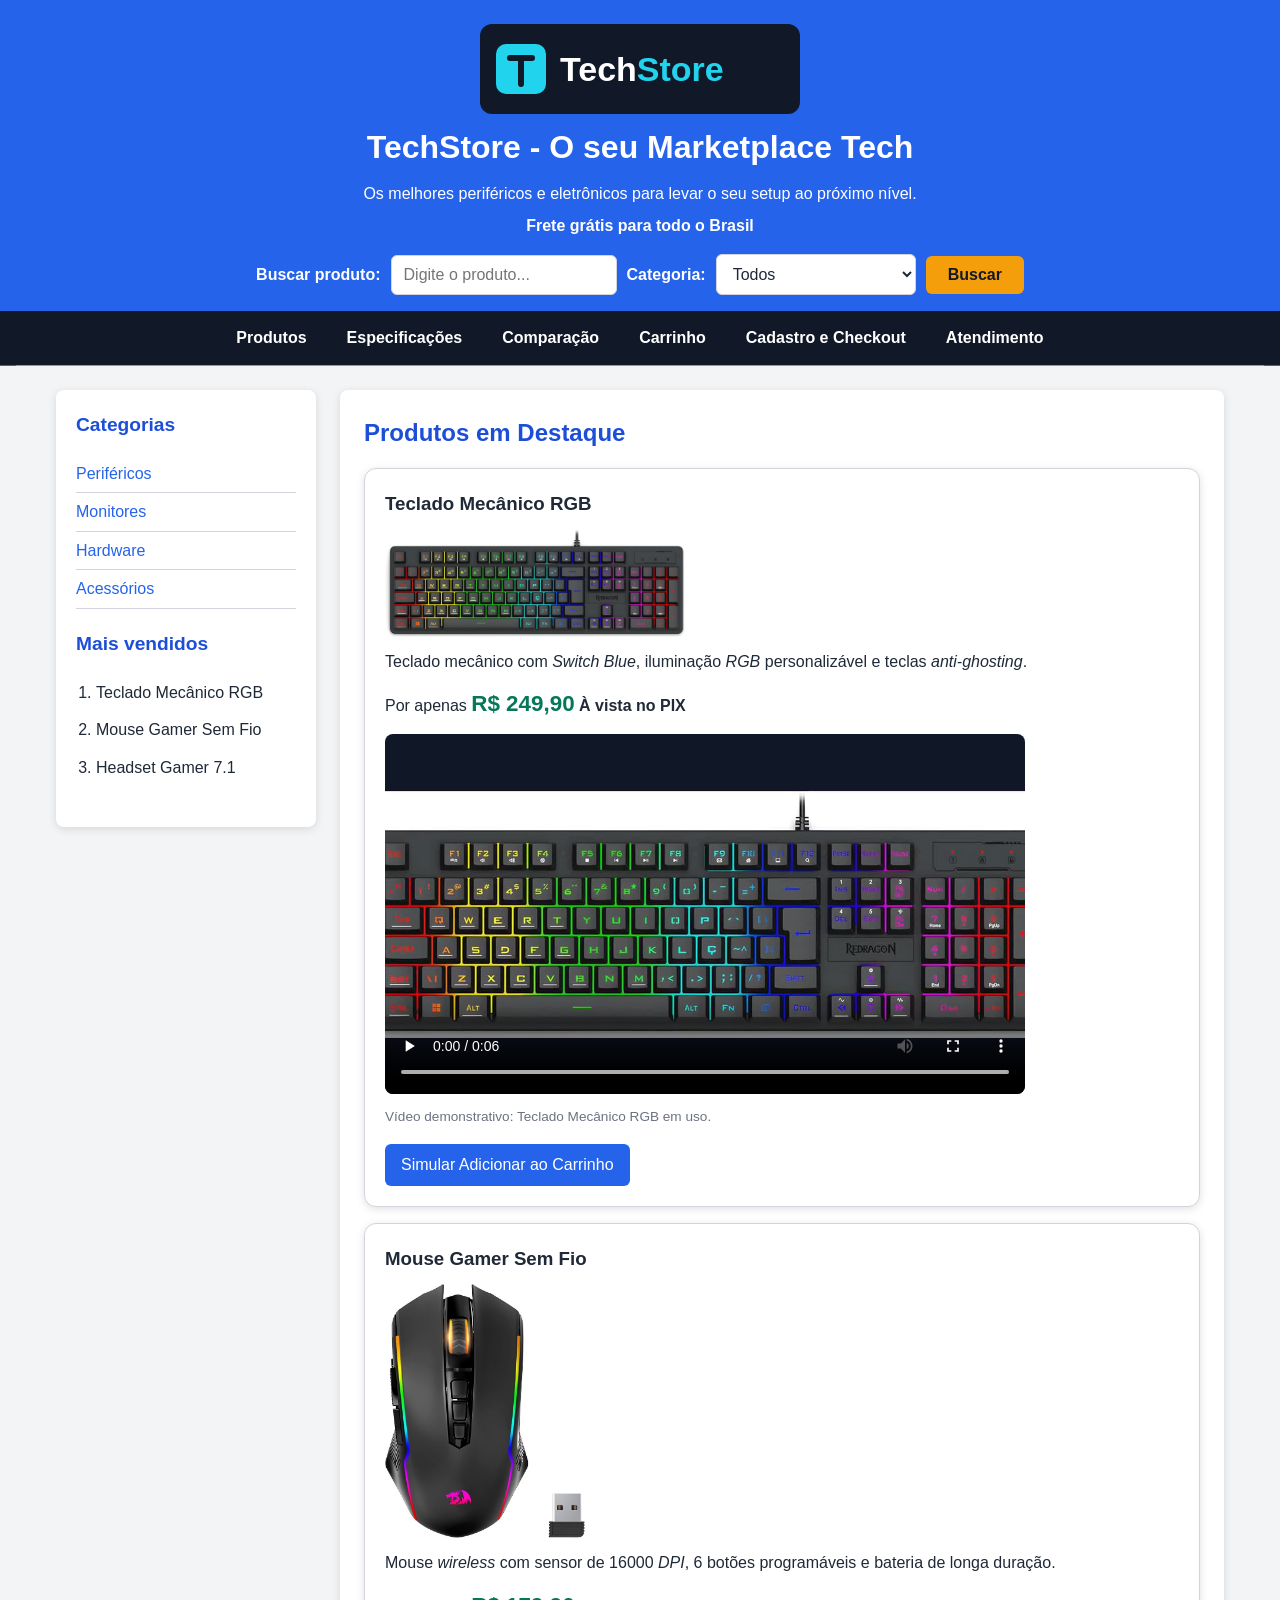
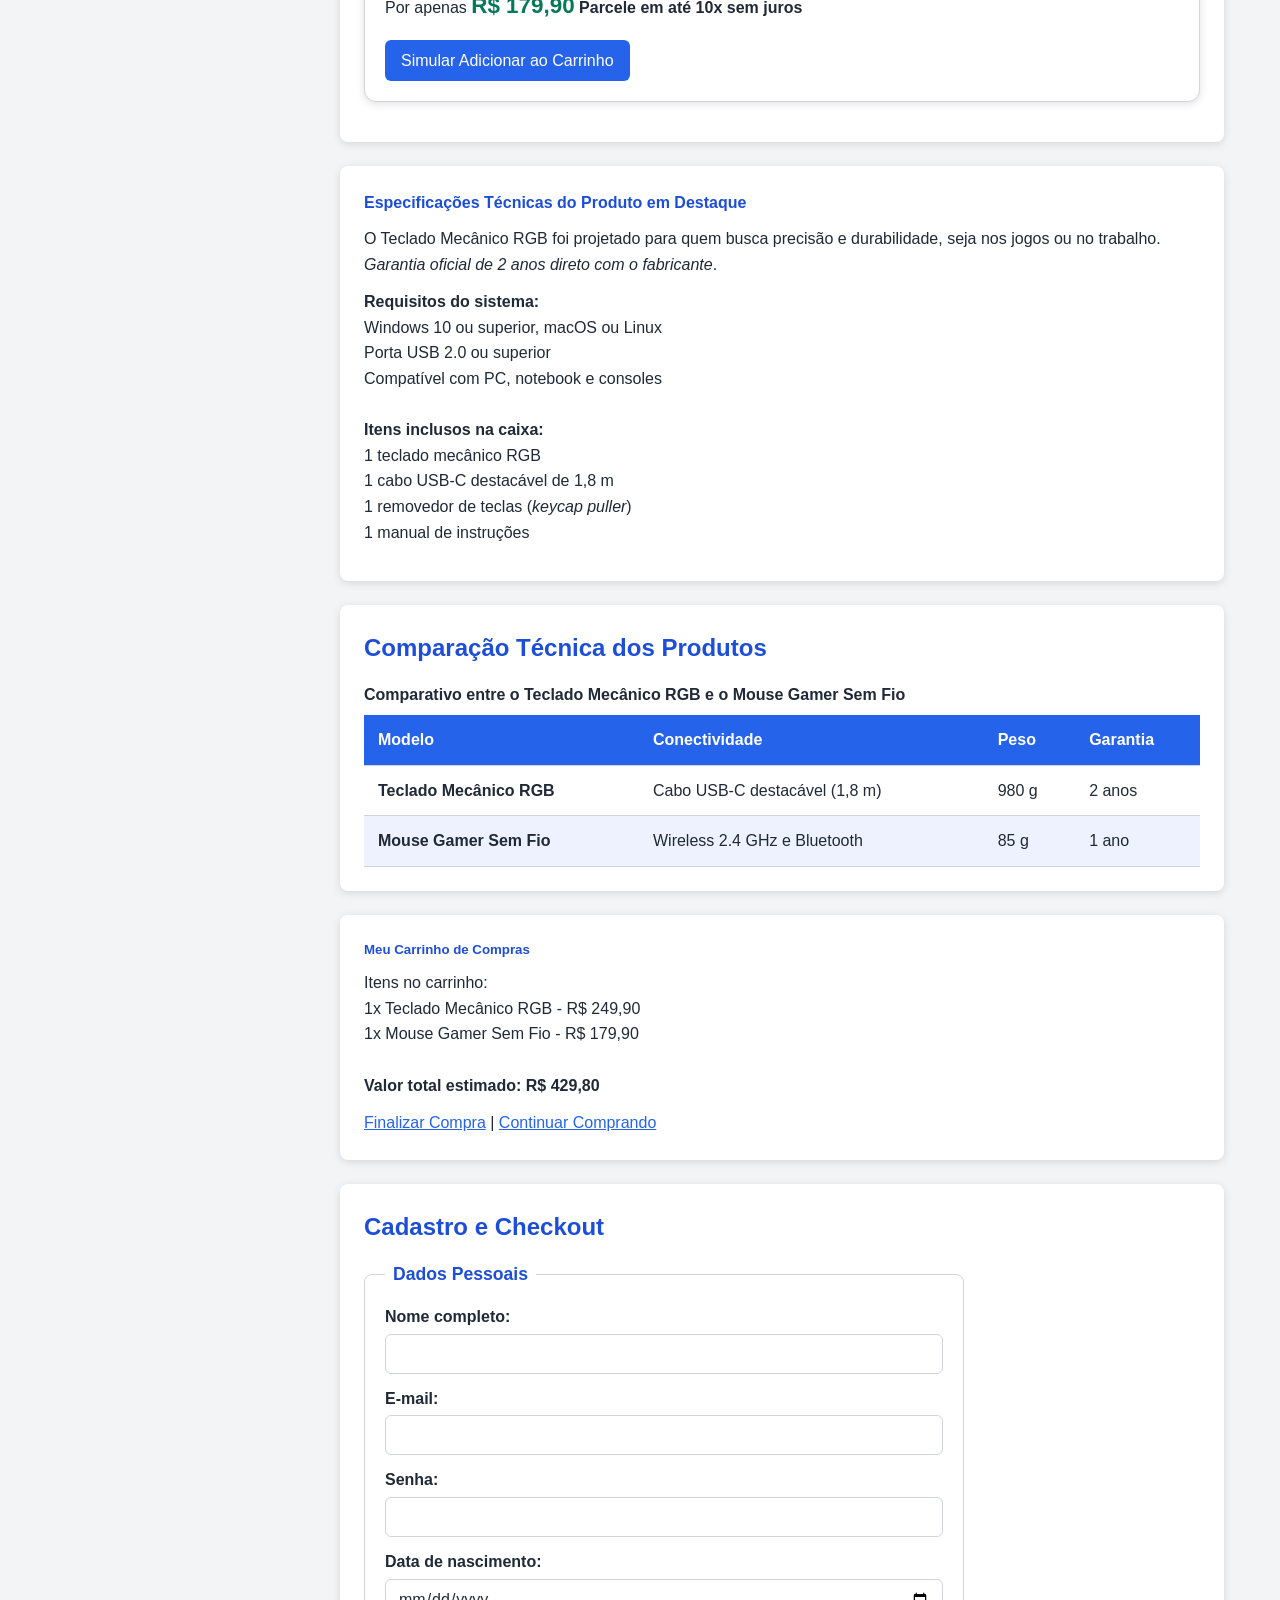
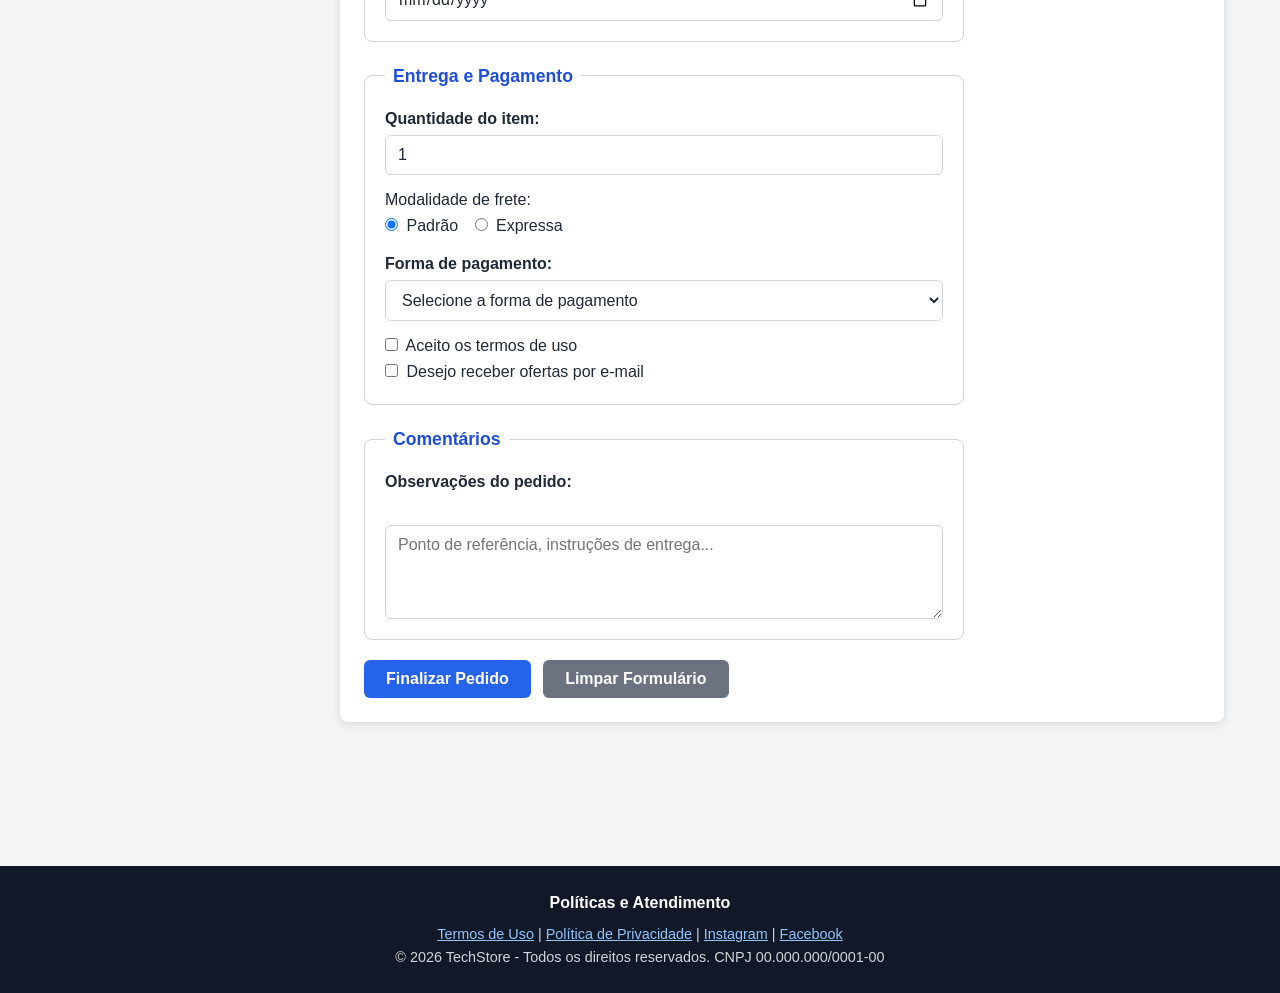
<file: index.html>
<!DOCTYPE html>
<html lang="pt-BR">
<head>
    <meta charset="UTF-8">
    <meta name="viewport" content="width=device-width, initial-scale=1">
    <meta name="description" content="TechStore: marketplace de periféricos e eletrônicos com teclados, mouses, monitores e hardware. Frete grátis para todo o Brasil.">
    <title>TechStore - Loja de Periféricos e Eletrônicos</title>
    <link rel="stylesheet" href="estilo.css">
</head>
<body>

    <a href="#conteudo">Pular para o conteúdo principal</a>

    <header id="topo">
        <img src="img/logo.svg" alt="Logotipo da TechStore" width="320" height="90">
        <h1>TechStore - O seu Marketplace Tech</h1>
        <p>Os melhores periféricos e eletrônicos para levar o seu setup ao próximo nível.</p>
        <p><strong>Frete grátis para todo o Brasil</strong></p>

        <form action="index.html" method="get">
            <label for="busca">Buscar produto:</label>
            <input type="search" name="q" id="busca" placeholder="Digite o produto...">
            <label for="categoria">Categoria:</label>
            <select name="categoria" id="categoria">
                <option value="todos">Todos</option>
                <option value="hardware">Hardware</option>
                <option value="perifericos">Periféricos</option>
                <option value="monitores">Monitores</option>
            </select>
            <button type="submit">Buscar</button>
        </form>

        <nav aria-label="Menu principal">
            <ul>
                <li><a href="#vitrine">Produtos</a></li>
                <li><a href="#detalhes">Especificações</a></li>
                <li><a href="#comparacao">Comparação</a></li>
                <li><a href="#carrinho">Carrinho</a></li>
                <li><a href="#checkout">Cadastro e Checkout</a></li>
                <li><a href="#rodape">Atendimento</a></li>
            </ul>
        </nav>
        <hr>
    </header>

    <main id="conteudo">

        <aside aria-label="Categorias e mais vendidos">
            <h2>Categorias</h2>
            <ul>
                <li><a href="#vitrine">Periféricos</a></li>
                <li><a href="#vitrine">Monitores</a></li>
                <li><a href="#vitrine">Hardware</a></li>
                <li><a href="#vitrine">Acessórios</a></li>
            </ul>

            <h2>Mais vendidos</h2>
            <ol>
                <li>Teclado Mecânico RGB</li>
                <li>Mouse Gamer Sem Fio</li>
                <li>Headset Gamer 7.1</li>
            </ol>
        </aside>

        <section id="vitrine" aria-labelledby="titulo-vitrine">
            <h2 id="titulo-vitrine">Produtos em Destaque</h2>

            <article>
                <h3>Teclado Mecânico RGB</h3>
                <img src="img/teclado.jpg" alt="Teclado mecânico RGB preto com iluminação colorida" width="300" height="108">
                <p>Teclado mecânico com <i>Switch Blue</i>, iluminação <i>RGB</i> personalizável e teclas <i>anti-ghosting</i>.</p>
                <p>Por apenas <span>R$ 249,90</span> <b>À vista no PIX</b></p>

                <figure>
                    <video controls preload="metadata" width="640" poster="img/teclado-poster.jpg">
                        <source src="video/teclado-demo.mp4" type="video/mp4">
                        <source src="video/teclado-demo.webm" type="video/webm">
                        Seu navegador não suporta vídeo HTML5.
                        <a href="video/teclado-demo.mp4">Baixe o vídeo demonstrativo do Teclado Mecânico RGB</a>.
                    </video>
                    <figcaption>Vídeo demonstrativo: Teclado Mecânico RGB em uso.</figcaption>
                </figure>

                <a href="#carrinho">Simular Adicionar ao Carrinho</a>
            </article>

            <article>
                <h3>Mouse Gamer Sem Fio</h3>
                <img src="img/mouse.jpg" alt="Mouse gamer sem fio preto com detalhes em LED" width="200" height="255">
                <p>Mouse <i>wireless</i> com sensor de 16000 <i>DPI</i>, 6 botões programáveis e bateria de longa duração.</p>
                <p>Por apenas <span>R$ 179,90</span> <b>Parcele em até 10x sem juros</b></p>
                <a href="#carrinho">Simular Adicionar ao Carrinho</a>
            </article>
        </section>

        <hr>

        <section id="detalhes" aria-labelledby="titulo-detalhes">
            <h4 id="titulo-detalhes">Especificações Técnicas do Produto em Destaque</h4>
            <p>
                O Teclado Mecânico RGB foi projetado para quem busca precisão e durabilidade,
                seja nos jogos ou no trabalho. <em>Garantia oficial de 2 anos direto com o fabricante</em>.
            </p>
            <p>
                <b>Requisitos do sistema:</b><br>
                Windows 10 ou superior, macOS ou Linux<br>
                Porta USB 2.0 ou superior<br>
                Compatível com PC, notebook e consoles<br>
                <br>
                <b>Itens inclusos na caixa:</b><br>
                1 teclado mecânico RGB<br>
                1 cabo USB-C destacável de 1,8 m<br>
                1 removedor de teclas (<i>keycap puller</i>)<br>
                1 manual de instruções
            </p>
        </section>

        <hr>

        <section id="comparacao" aria-labelledby="titulo-comparacao">
            <h2 id="titulo-comparacao">Comparação Técnica dos Produtos</h2>
            <table>
                <caption>Comparativo entre o Teclado Mecânico RGB e o Mouse Gamer Sem Fio</caption>
                <thead>
                    <tr>
                        <th scope="col">Modelo</th>
                        <th scope="col">Conectividade</th>
                        <th scope="col">Peso</th>
                        <th scope="col">Garantia</th>
                    </tr>
                </thead>
                <tbody>
                    <tr>
                        <th scope="row">Teclado Mecânico RGB</th>
                        <td>Cabo USB-C destacável (1,8 m)</td>
                        <td>980 g</td>
                        <td>2 anos</td>
                    </tr>
                    <tr>
                        <th scope="row">Mouse Gamer Sem Fio</th>
                        <td>Wireless 2.4 GHz e Bluetooth</td>
                        <td>85 g</td>
                        <td>1 ano</td>
                    </tr>
                </tbody>
            </table>
        </section>

        <hr>

        <section id="carrinho" aria-labelledby="titulo-carrinho">
            <h5 id="titulo-carrinho">Meu Carrinho de Compras</h5>
            <p>
                Itens no carrinho:<br>
                1x Teclado Mecânico RGB - R$ 249,90<br>
                1x Mouse Gamer Sem Fio - R$ 179,90<br>
                <br>
                <b>Valor total estimado: R$ 429,80</b>
            </p>
            <a href="#checkout">Finalizar Compra</a> |
            <a href="#topo">Continuar Comprando</a>
        </section>

        <hr>

        <section id="checkout" aria-labelledby="titulo-checkout">
            <h2 id="titulo-checkout">Cadastro e Checkout</h2>
            <form action="processa-pedido.html" method="post">

                <fieldset>
                    <legend>Dados Pessoais</legend>
                    <p>
                        <label for="nome">Nome completo:</label>
                        <input type="text" name="nome" id="nome" required>
                    </p>
                    <p>
                        <label for="email">E-mail:</label>
                        <input type="email" name="email" id="email" required>
                    </p>
                    <p>
                        <label for="senha">Senha:</label>
                        <input type="password" name="senha" id="senha" required>
                    </p>
                    <p>
                        <label for="nascimento">Data de nascimento:</label>
                        <input type="date" name="nascimento" id="nascimento">
                    </p>
                </fieldset>

                <fieldset>
                    <legend>Entrega e Pagamento</legend>
                    <p>
                        <label for="quantidade">Quantidade do item:</label>
                        <input type="number" name="quantidade" id="quantidade" min="1" max="10" value="1">
                    </p>
                    <p>
                        Modalidade de frete:<br>
                        <input type="radio" name="frete" id="frete-padrao" value="padrao" checked>
                        <label for="frete-padrao">Padrão</label>
                        <input type="radio" name="frete" id="frete-expressa" value="expressa">
                        <label for="frete-expressa">Expressa</label>
                    </p>
                    <p>
                        <label for="pagamento">Forma de pagamento:</label>
                        <select name="pagamento" id="pagamento">
                            <option value="" disabled selected>Selecione a forma de pagamento</option>
                            <option value="pix">Pix</option>
                            <option value="cartao">Cartão de Crédito</option>
                            <option value="boleto">Boleto</option>
                        </select>
                    </p>
                    <p>
                        <input type="checkbox" name="termos" id="termos" value="aceito" required>
                        <label for="termos">Aceito os termos de uso</label><br>
                        <input type="checkbox" name="ofertas" id="ofertas" value="sim">
                        <label for="ofertas">Desejo receber ofertas por e-mail</label>
                    </p>
                </fieldset>

                <fieldset>
                    <legend>Comentários</legend>
                    <p>
                        <label for="observacoes">Observações do pedido:</label><br>
                        <textarea name="observacoes" id="observacoes" rows="4" cols="40" placeholder="Ponto de referência, instruções de entrega..."></textarea>
                    </p>
                </fieldset>

                <button type="submit">Finalizar Pedido</button>
                <button type="reset">Limpar Formulário</button>
            </form>
        </section>

    </main>

    <hr>

    <footer id="rodape">
        <h6>Políticas e Atendimento</h6>
        <p>
            <a href="https://www.techstore-exemplo.com.br/termos-de-uso">Termos de Uso</a> |
            <a href="https://www.techstore-exemplo.com.br/privacidade">Política de Privacidade</a> |
            <a href="https://www.instagram.com/techstore-exemplo">Instagram</a> |
            <a href="https://www.facebook.com/techstore-exemplo">Facebook</a>
        </p>
        <p>&copy; 2026 TechStore - Todos os direitos reservados. CNPJ 00.000.000/0001-00</p>
    </footer>

</body>
</html>
</file>
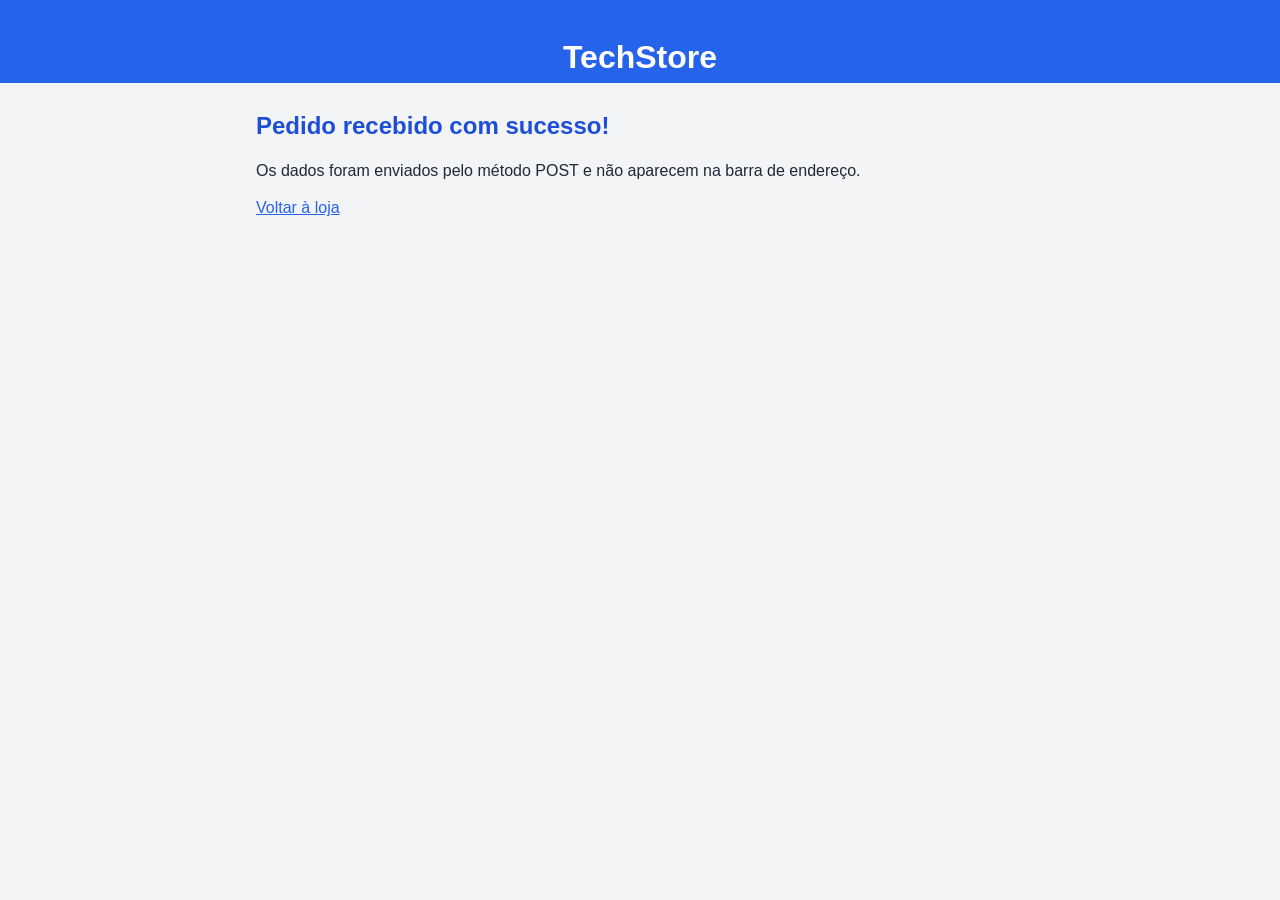
<file: processa-pedido.html>
<!DOCTYPE html>
<html lang="pt-BR">
<head>
    <meta charset="UTF-8">
    <meta name="viewport" content="width=device-width, initial-scale=1">
    <title>Pedido recebido - TechStore</title>
    <link rel="stylesheet" href="estilo.css">
</head>
<body>
    <header>
        <h1>TechStore</h1>
    </header>
    <main>
        <h2>Pedido recebido com sucesso!</h2>
        <p>Os dados foram enviados pelo método POST e não aparecem na barra de endereço.</p>
        <p><a href="index.html">Voltar à loja</a></p>
    </main>
</body>
</html>
</file>
<file: estilo.css>
/* ==========================================================
   estilo.css - Etapa 4 (Versão 4.0) - TechStore
   Toda a apresentação visual fica neste arquivo.
   ========================================================== */

/* 2. Reset básico e Box Model global */
* {
  margin: 0;
  padding: 0;
  box-sizing: border-box;
}

:root {
  --primaria: #2563eb;
  --primaria-escura: #1d4ed8;
  --destaque: #f59e0b;
  --texto: #1f2937;
  --suave: #6b7280;
  --fundo: #f3f4f6;
  --superficie: #ffffff;
  --borda: #d1d5db;
  --escuro: #111827;
  --raio: 8px;
  --sombra: 0 2px 8px rgba(0, 0, 0, 0.12);
}

body {
  font-family: "Segoe UI", Roboto, Arial, sans-serif;
  font-size: 16px;
  line-height: 1.6;
  color: var(--texto);
  background-color: var(--fundo);
}

img,
video {
  max-width: 100%;
  height: auto;
}

a {
  color: var(--primaria);
}

/* Link "pular para o conteúdo": aparece só ao receber foco */
body > a:first-child {
  position: absolute;
  left: -9999px;
}

body > a:first-child:focus {
  left: 8px;
  top: 8px;
  padding: 8px 12px;
  background: #fff;
  z-index: 10;
}

/* ---------- Cabeçalho ---------- */
header {
  background-color: var(--primaria);
  color: #fff;
  text-align: center;
  padding: 24px 16px 0;
}

header h1 {
  font-size: 2rem;
  margin: 8px 0;
}

header img {
  display: block;
  margin: 0 auto;
}

header p {
  margin-bottom: 6px;
}

header hr {
  border: none;
  border-top: 1px solid rgba(255, 255, 255, 0.35);
}

/* Busca (GET) em linha */
header form {
  display: flex;
  flex-wrap: wrap;
  gap: 10px;
  justify-content: center;
  align-items: center;
  margin: 16px 0;
}

header form label {
  display: inline;
  margin: 0;
  font-weight: 600;
}

header form input[type="search"],
header form select {
  width: auto;
  min-width: 200px;
  margin: 0;
}

header form button {
  margin: 0;
  background-color: var(--destaque);
  color: var(--escuro);
}

header form button:hover {
  background-color: #d97706;
}

/* ---------- 3. Menu de navegação ---------- */
nav {
  background-color: var(--escuro);
  margin: 0 -16px;
}

nav ul {
  list-style: none;
  display: flex;
  flex-wrap: wrap;
  justify-content: center;
}

nav li {
  list-style: none;
}

nav a {
  display: block;
  padding: 14px 20px;
  color: #fff;
  text-decoration: none;
  font-weight: 600;
  transition: background-color 0.25s, color 0.25s;
}

nav a:hover,
nav a:focus {
  background-color: var(--destaque);
  color: var(--escuro);
}

/* ---------- Layout: barra lateral + conteúdo principal ---------- */
main {
  display: grid;
  grid-template-columns: 260px 1fr;
  gap: 24px;
  align-items: start;
  max-width: 1200px;
  margin: 24px auto;
  padding: 0 16px;
}

main > * {
  grid-column: 2;
  min-width: 0;
}

main > aside {
  grid-column: 1;
  grid-row: 1 / span 10;
  position: sticky;
  top: 16px;
}

/* Página simples (ex.: processa-pedido.html) */
body > main:not(:has(aside)) {
  display: block;
  max-width: 800px;
}

body > main:not(:has(aside)) > * {
  margin-bottom: 12px;
}

aside {
  padding: 20px;
  background-color: var(--superficie);
  border-radius: var(--raio);
  box-shadow: var(--sombra);
}

aside h2 {
  font-size: 1.2rem;
  margin-bottom: 8px;
  color: var(--primaria-escura);
}

aside ul,
aside ol {
  margin-bottom: 20px;
}

aside ul {
  list-style: none;
}

aside ol {
  padding-left: 20px;
}

aside li {
  padding: 6px 0;
}

aside ul li {
  border-bottom: 1px solid var(--borda);
}

aside a {
  text-decoration: none;
}

aside a:hover {
  text-decoration: underline;
}

/* Seções do conteúdo principal como "painéis" */
main > section {
  padding: 24px;
  background-color: var(--superficie);
  border-radius: var(--raio);
  box-shadow: var(--sombra);
}

#comparacao {
  overflow-x: auto;
}

main > hr {
  display: none;
}

main h2 {
  color: var(--primaria-escura);
  margin-bottom: 14px;
}

main h4,
main h5 {
  color: var(--primaria-escura);
  margin-bottom: 10px;
}

main p {
  margin-bottom: 12px;
}

/* ---------- 4. Vitrine de produtos (cards) ---------- */
article {
  background-color: var(--superficie);
  border: 1px solid var(--borda);
  border-radius: 12px;
  box-shadow: var(--sombra);
  margin: 16px 0;
  padding: 20px;
  transition: transform 0.2s, box-shadow 0.2s;
}

article:hover {
  transform: translateY(-3px);
  box-shadow: 0 6px 16px rgba(0, 0, 0, 0.18);
}

article h3 {
  margin-bottom: 10px;
}

article img,
article video {
  display: block;
  border-radius: var(--raio);
  margin-bottom: 12px;
}

figure {
  margin: 12px 0;
}

figcaption {
  font-size: 0.85rem;
  color: var(--suave);
}

article span {
  font-size: 1.4rem;
  font-weight: 700;
  color: #047857;
}

article > a {
  display: inline-block;
  margin-top: 4px;
  padding: 8px 16px;
  background-color: var(--primaria);
  color: #fff;
  text-decoration: none;
  border-radius: 6px;
  transition: background-color 0.25s;
}

article > a:hover {
  background-color: var(--primaria-escura);
}

/* ---------- 5. Tabela comparativa ---------- */
table {
  width: 100%;
  border-collapse: collapse;
  background-color: var(--superficie);
}

caption {
  text-align: left;
  font-weight: 700;
  padding-bottom: 8px;
}

thead {
  background-color: var(--primaria);
  color: #fff;
}

th {
  font-weight: bold;
  text-align: left;
}

th,
td {
  padding: 12px 14px;
  border-bottom: 1px solid var(--borda);
}

tbody tr:nth-child(even) {
  background-color: #eef2ff;
}

tbody tr:hover {
  background-color: #dbeafe;
}

/* ---------- 6. Formulários ---------- */
main form {
  max-width: 600px;
}

fieldset {
  border: 1px solid var(--borda);
  border-radius: var(--raio);
  padding: 16px 20px 8px;
  margin-bottom: 20px;
}

legend {
  padding: 0 8px;
  font-size: 1.1rem;
  font-weight: 700;
  color: var(--primaria-escura);
}

label {
  display: block;
  margin-bottom: 4px;
  font-weight: 600;
}

/* Rótulos de radio/checkbox ficam ao lado do campo */
input[type="radio"] + label,
input[type="checkbox"] + label {
  display: inline;
  font-weight: 400;
  margin-right: 12px;
}

input[type="radio"],
input[type="checkbox"] {
  margin-right: 4px;
}

input[type="text"],
input[type="email"],
input[type="password"],
input[type="date"],
input[type="number"],
input[type="search"],
select,
textarea {
  display: block;
  width: 100%;
  padding: 10px 12px;
  font-family: inherit;
  font-size: 1rem;
  color: var(--texto);
  background-color: #fff;
  border: 1px solid var(--borda);
  border-radius: 6px;
  transition: border-color 0.2s, box-shadow 0.2s;
}

textarea {
  resize: vertical;
}

input:focus,
select:focus,
textarea:focus {
  outline: none;
  border-color: var(--primaria);
  box-shadow: 0 0 0 3px rgba(37, 99, 235, 0.25);
  background-color: #f8fbff;
}

button,
input[type="submit"],
input[type="reset"] {
  padding: 10px 22px;
  margin-right: 8px;
  font-family: inherit;
  font-size: 1rem;
  font-weight: 600;
  color: #fff;
  background-color: var(--primaria);
  border: none;
  border-radius: 6px;
  cursor: pointer;
  transition: background-color 0.25s, transform 0.1s;
}

button:hover,
input[type="submit"]:hover,
input[type="reset"]:hover {
  background-color: var(--primaria-escura);
}

button:active {
  transform: scale(0.97);
}

button[type="reset"],
input[type="reset"] {
  background-color: var(--suave);
}

button[type="reset"]:hover,
input[type="reset"]:hover {
  background-color: #4b5563;
}

/* ---------- Rodapé ---------- */
body > hr {
  display: none;
}

footer {
  background-color: var(--escuro);
  color: #d1d5db;
  text-align: center;
  padding: 24px 16px;
  font-size: 0.9rem;
}

footer h6 {
  font-size: 1rem;
  color: #fff;
  margin-bottom: 8px;
}

footer a {
  color: #93c5fd;
}

/* ---------- Responsivo ---------- */
@media (max-width: 800px) {
  main {
    grid-template-columns: 1fr;
  }

  main > *,
  main > aside {
    grid-column: 1;
    grid-row: auto;
    position: static;
  }

  nav ul {
    flex-direction: column;
  }
}
</file>
